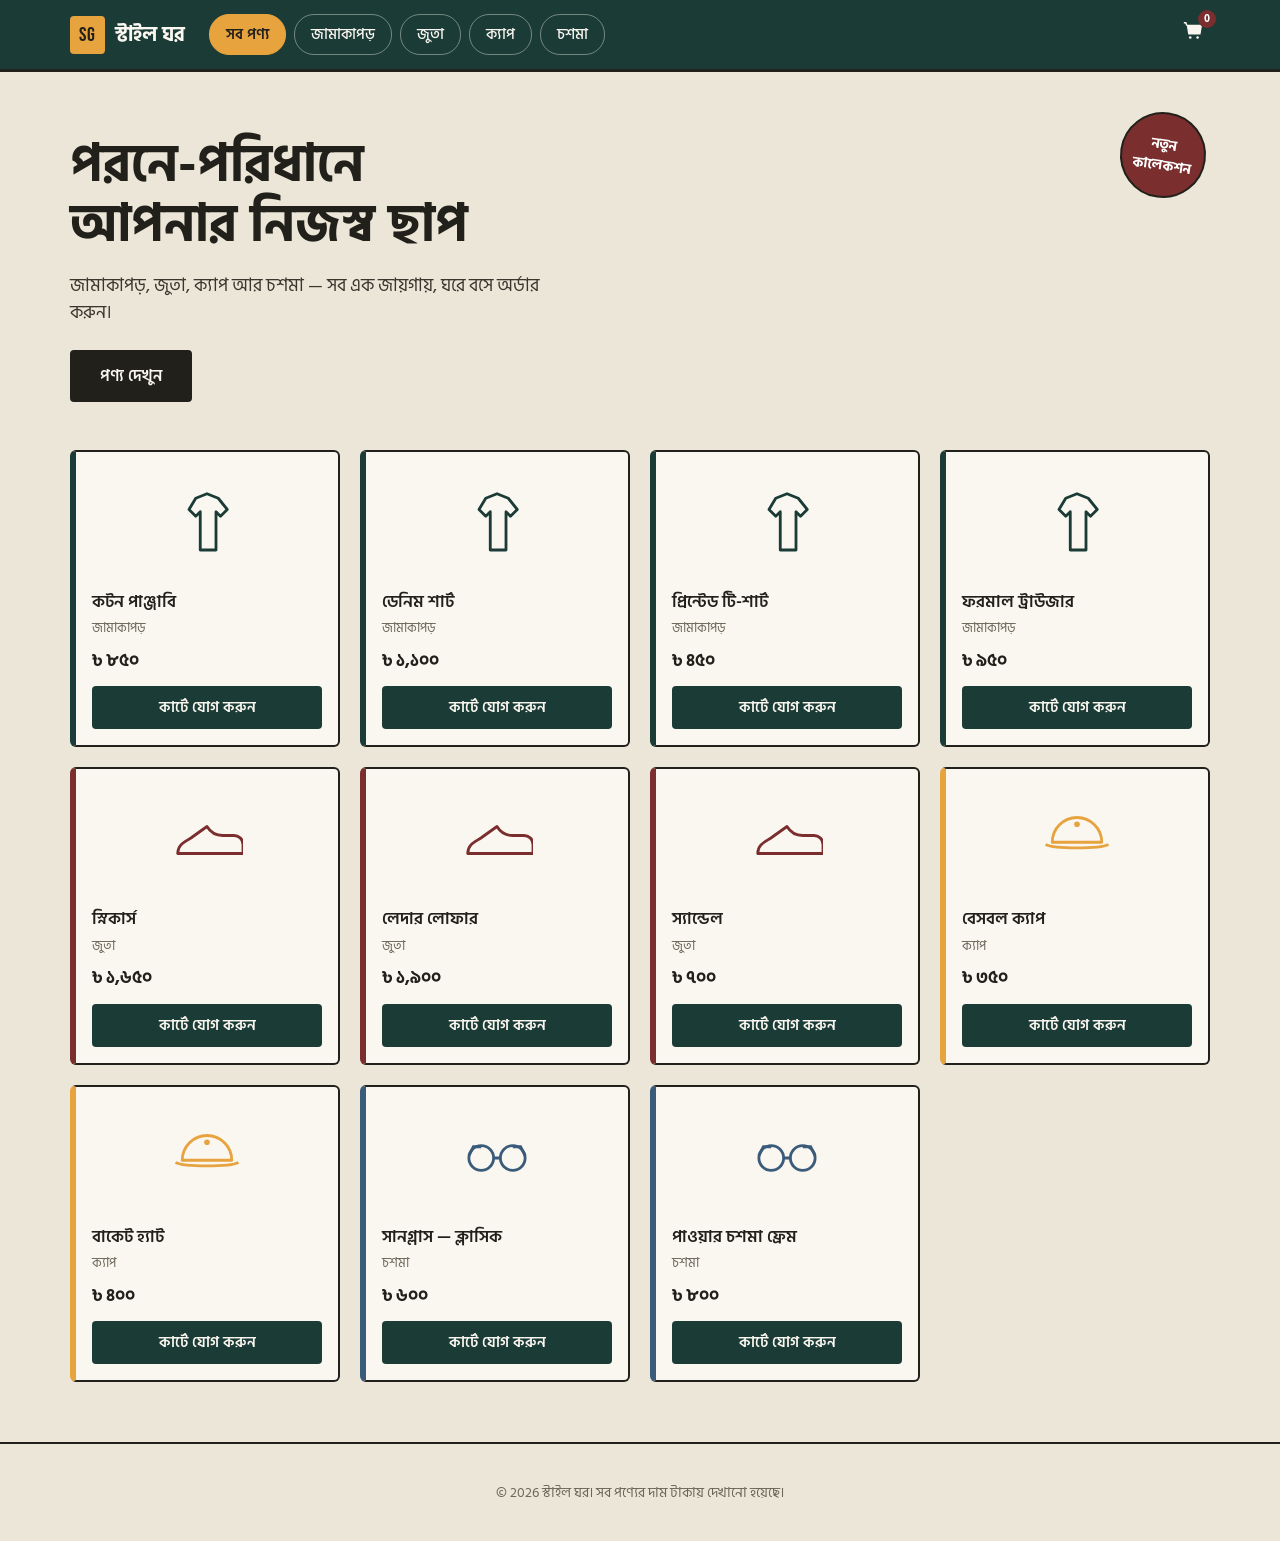
<file: index.html>
<!DOCTYPE html>
<html lang="bn">
<head>
<meta charset="UTF-8">
<meta name="viewport" content="width=device-width, initial-scale=1.0">
<title>স্টাইল ঘর — জামাকাপড়, জুতা, ক্যাপ ও চশমার দোকান</title>
<link rel="preconnect" href="https://fonts.googleapis.com">
<link rel="preconnect" href="https://fonts.gstatic.com" crossorigin>
<link href="https://fonts.googleapis.com/css2?family=Hind+Siliguri:wght@400;500;600;700&family=Bebas+Neue&display=swap" rel="stylesheet">
<link rel="stylesheet" href="style.css">
</head>
<body>

<header class="site-header">
  <div class="header-inner">
    <a href="#home" class="logo">
      <span class="logo-mark">SG</span>
      <span class="logo-text">স্টাইল ঘর</span>
    </a>

    <nav class="cat-nav" id="catNav">
      <button class="cat-btn active" data-cat="all">সব পণ্য</button>
      <button class="cat-btn" data-cat="clothes">জামাকাপড়</button>
      <button class="cat-btn" data-cat="shoes">জুতা</button>
      <button class="cat-btn" data-cat="caps">ক্যাপ</button>
      <button class="cat-btn" data-cat="glasses">চশমা</button>
    </nav>

    <button class="cart-btn" id="openCart" aria-label="কার্ট দেখুন">
      <svg viewBox="0 0 24 24" width="22" height="22"><path fill="currentColor" d="M6 6h15l-1.5 9h-12z" stroke="currentColor" stroke-width="1.6" fill="none"/><circle cx="9" cy="19" r="1.4" fill="currentColor"/><circle cx="17" cy="19" r="1.4" fill="currentColor"/><path d="M2 3h2.2l1 3" stroke="currentColor" stroke-width="1.6" fill="none"/></svg>
      <span class="cart-count" id="cartCount">0</span>
    </button>
  </div>
</header>

<main>
  <section class="hero" id="home">
    <div class="hero-inner">
      <h1>পরনে-পরিধানে<br>আপনার নিজস্ব ছাপ</h1>
      <p>জামাকাপড়, জুতা, ক্যাপ আর চশমা — সব এক জায়গায়, ঘরে বসে অর্ডার করুন।</p>
      <a href="#products" class="hero-cta">পণ্য দেখুন</a>
    </div>
    <div class="hero-tag">নতুন কালেকশন</div>
  </section>

  <section class="products" id="products">
    <div class="products-inner" id="productGrid"></div>
  </section>
</main>

<footer class="site-footer">
  <p>© <span id="year"></span> স্টাইল ঘর। সব পণ্যের দাম টাকায় দেখানো হয়েছে।</p>
</footer>

<!-- Cart drawer -->
<div class="overlay" id="overlay"></div>
<aside class="cart-drawer" id="cartDrawer">
  <div class="cart-head">
    <h2>আপনার কার্ট</h2>
    <button class="icon-btn" id="closeCart" aria-label="বন্ধ করুন">✕</button>
  </div>
  <div class="cart-items" id="cartItems"></div>
  <div class="cart-foot">
    <div class="cart-total-row">
      <span>মোট</span>
      <strong id="cartTotal">৳ ০</strong>
    </div>
    <button class="checkout-btn" id="goCheckout">অর্ডার করুন</button>
  </div>
</aside>

<!-- Checkout modal -->
<div class="modal-overlay" id="checkoutOverlay">
  <div class="modal">
    <div class="cart-head">
      <h2>অর্ডার সম্পন্ন করুন</h2>
      <button class="icon-btn" id="closeCheckout" aria-label="বন্ধ করুন">✕</button>
    </div>
    <form id="checkoutForm">
      <label>আপনার নাম
        <input type="text" name="name" required placeholder="যেমন: রহিম উদ্দিন">
      </label>
      <label>মোবাইল নম্বর
        <input type="tel" name="phone" required placeholder="01XXXXXXXXX" pattern="^01[0-9]{9}$">
      </label>
      <label>সম্পূর্ণ ঠিকানা
        <textarea name="address" required placeholder="বাসা/রোড, থানা, জেলা"></textarea>
      </label>
      <label>পেমেন্ট পদ্ধতি
        <select name="payment">
          <option value="ক্যাশ অন ডেলিভারি">ক্যাশ অন ডেলিভারি</option>
          <option value="বিকাশ">বিকাশ</option>
          <option value="নগদ">নগদ</option>
        </select>
      </label>
      <div class="order-summary" id="orderSummary"></div>
      <button type="submit" class="checkout-btn">হোয়াটসঅ্যাপে অর্ডার পাঠান</button>
      <p class="hint">অর্ডার পাঠালে হোয়াটসঅ্যাপ খুলবে, সেখান থেকে মেসেজ পাঠিয়ে অর্ডার নিশ্চিত করুন।</p>
    </form>
  </div>
</div>

<script src="script.js"></script>
</body>
</html>
</file>
<file: style.css>
:root{
  --stone:#ECE6D8;
  --teal:#1B3B36;
  --teal-dark:#122723;
  --marigold:#E7A33E;
  --maroon:#7A2E2E;
  --ink:#22201B;
  --paper:#FAF7F0;
  --border:#22201B;
  --radius:6px;
}

*{box-sizing:border-box;}
html,body{margin:0;padding:0;}
body{
  background:var(--stone);
  color:var(--ink);
  font-family:'Hind Siliguri',sans-serif;
  line-height:1.5;
}
a{text-decoration:none;color:inherit;}
button{font-family:inherit;cursor:pointer;}

/* Header */
.site-header{
  position:sticky;top:0;z-index:20;
  background:var(--teal);
  color:var(--paper);
  border-bottom:3px solid var(--ink);
}
.header-inner{
  max-width:1180px;margin:0 auto;
  display:flex;align-items:center;gap:24px;
  padding:14px 20px;
}
.logo{display:flex;align-items:center;gap:10px;flex-shrink:0;}
.logo-mark{
  font-family:'Bebas Neue',sans-serif;
  background:var(--marigold);color:var(--ink);
  font-size:20px;letter-spacing:1px;
  padding:4px 9px;border-radius:4px;
}
.logo-text{font-weight:700;font-size:20px;}

.cat-nav{display:flex;gap:8px;flex:1;overflow-x:auto;scrollbar-width:none;}
.cat-nav::-webkit-scrollbar{display:none;}
.cat-btn{
  background:transparent;border:1.5px solid rgba(250,247,240,.4);
  color:var(--paper);padding:7px 16px;border-radius:20px;
  font-size:15px;font-weight:500;white-space:nowrap;
  transition:background .15s, border-color .15s;
}
.cat-btn:hover{border-color:var(--marigold);}
.cat-btn.active{background:var(--marigold);color:var(--ink);border-color:var(--marigold);font-weight:600;}

.cart-btn{
  position:relative;background:transparent;border:none;color:var(--paper);
  padding:6px;flex-shrink:0;
}
.cart-count{
  position:absolute;top:-4px;right:-6px;
  background:var(--maroon);color:#fff;
  font-size:11px;font-weight:700;
  min-width:18px;height:18px;border-radius:50%;
  display:flex;align-items:center;justify-content:center;
}

/* Hero */
.hero{
  position:relative;
  max-width:1180px;margin:0 auto;
  padding:64px 20px 48px;
  display:flex;flex-direction:column;align-items:flex-start;
}
.hero-inner h1{
  font-size:clamp(32px,5vw,52px);
  line-height:1.15;margin:0 0 16px;font-weight:700;
}
.hero-inner p{font-size:18px;max-width:480px;margin:0 0 24px;color:#3a362e;}
.hero-cta{
  display:inline-block;background:var(--ink);color:var(--paper);
  padding:12px 28px;border-radius:4px;font-weight:600;font-size:16px;
  border:2px solid var(--ink);
}
.hero-cta:hover{background:transparent;color:var(--ink);}
.hero-tag{
  position:absolute;right:24px;top:40px;
  background:var(--maroon);color:#fff;
  font-weight:700;font-size:14px;
  padding:10px 16px;border-radius:50%;
  transform:rotate(8deg);
  width:86px;height:86px;
  display:flex;align-items:center;justify-content:center;text-align:center;
  border:2px solid var(--ink);
}

/* Products */
.products{max-width:1180px;margin:0 auto;padding:0 20px 60px;}
.products-inner{
  display:grid;
  grid-template-columns:repeat(auto-fill,minmax(230px,1fr));
  gap:20px;
}
.product-card{
  background:var(--paper);
  border:2px solid var(--border);
  border-left:6px solid var(--cat-color,var(--marigold));
  border-radius:var(--radius);
  padding:16px;
  display:flex;flex-direction:column;
}
.product-icon{
  height:110px;display:flex;align-items:center;justify-content:center;
  margin-bottom:12px;
}
.product-icon svg{width:72px;height:72px;}
.product-name{font-weight:600;font-size:17px;margin:0 0 4px;}
.product-cat{font-size:13px;color:#6b6659;margin:0 0 10px;}
.product-price{font-weight:700;font-size:17px;margin:0 0 12px;}
.add-btn{
  margin-top:auto;
  background:var(--teal);color:var(--paper);
  border:none;padding:9px;border-radius:4px;
  font-weight:600;font-size:15px;
  transition:background .15s;
}
.add-btn:hover{background:var(--teal-dark);}
.add-btn.added{background:var(--marigold);color:var(--ink);}

/* Footer */
.site-footer{
  text-align:center;padding:24px;font-size:14px;color:#6b6659;
  border-top:2px solid var(--ink);
}

/* Cart drawer */
.overlay,.modal-overlay{
  position:fixed;inset:0;background:rgba(18,39,35,.55);
  opacity:0;pointer-events:none;transition:opacity .2s;z-index:30;
}
.overlay.show,.modal-overlay.show{opacity:1;pointer-events:auto;}

.cart-drawer{
  position:fixed;top:0;right:0;height:100%;width:min(380px,92vw);
  background:var(--paper);z-index:31;
  transform:translateX(100%);transition:transform .25s ease;
  display:flex;flex-direction:column;
  border-left:3px solid var(--ink);
}
.cart-drawer.open{transform:translateX(0);}

.cart-head{
  display:flex;justify-content:space-between;align-items:center;
  padding:18px 20px;border-bottom:2px solid var(--ink);
}
.cart-head h2{margin:0;font-size:20px;}
.icon-btn{background:none;border:none;font-size:18px;color:var(--ink);}

.cart-items{flex:1;overflow-y:auto;padding:12px 20px;}
.cart-line{
  display:flex;gap:12px;align-items:center;
  padding:12px 0;border-bottom:1px solid #ddd6c4;
}
.cart-line-info{flex:1;}
.cart-line-name{font-weight:600;font-size:15px;}
.cart-line-price{font-size:14px;color:#6b6659;}
.qty-controls{display:flex;align-items:center;gap:8px;}
.qty-controls button{
  width:26px;height:26px;border:1.5px solid var(--ink);background:none;
  border-radius:4px;font-size:16px;line-height:1;
}
.remove-line{background:none;border:none;color:var(--maroon);font-size:13px;margin-top:4px;}
.empty-cart{text-align:center;color:#6b6659;padding:40px 0;}

.cart-foot{padding:18px 20px;border-top:2px solid var(--ink);}
.cart-total-row{
  display:flex;justify-content:space-between;font-size:18px;
  margin-bottom:14px;font-weight:600;
}
.checkout-btn{
  width:100%;background:var(--maroon);color:#fff;border:none;
  padding:13px;border-radius:4px;font-weight:700;font-size:16px;
}
.checkout-btn:hover{background:#5f2222;}
.checkout-btn:disabled{background:#b5aa93;cursor:not-allowed;}

/* Checkout modal */
.modal{
  position:fixed;top:50%;left:50%;transform:translate(-50%,-50%);
  background:var(--paper);width:min(440px,92vw);max-height:88vh;overflow-y:auto;
  border-radius:var(--radius);border:2px solid var(--ink);
}
#checkoutForm{padding:0 20px 20px;display:flex;flex-direction:column;gap:14px;}
#checkoutForm label{display:flex;flex-direction:column;gap:6px;font-size:14px;font-weight:600;}
#checkoutForm input,#checkoutForm textarea,#checkoutForm select{
  font-family:inherit;font-size:15px;padding:10px;border:1.5px solid var(--ink);
  border-radius:4px;background:#fff;
}
#checkoutForm textarea{min-height:64px;resize:vertical;}
.order-summary{
  background:var(--stone);border:1.5px solid var(--ink);border-radius:4px;
  padding:10px 12px;font-size:14px;
}
.order-summary div{display:flex;justify-content:space-between;padding:2px 0;}
.hint{font-size:12.5px;color:#6b6659;margin:0;text-align:center;}

@media(max-width:720px){
  .header-inner{flex-wrap:wrap;}
  .cat-nav{order:3;width:100%;}
  .hero-tag{position:static;margin-top:20px;transform:rotate(-4deg);}
}
</file>
